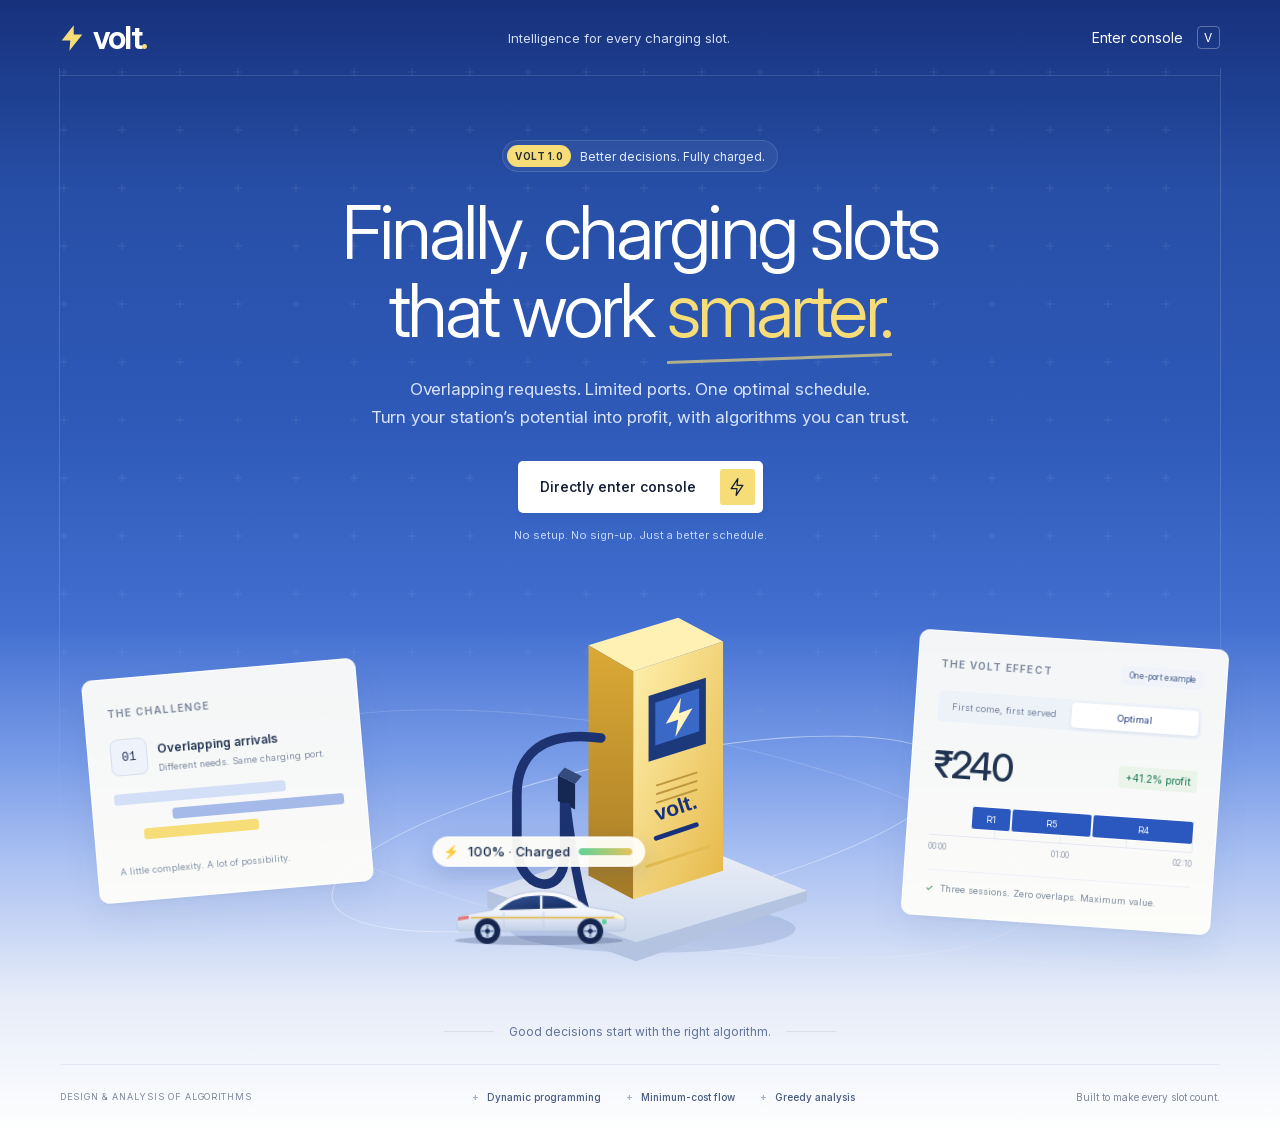
<file: static/index.html>
<!doctype html>
<html lang="en">
  <head>
    <meta charset="utf-8" />
    <meta name="viewport" content="width=device-width, initial-scale=1" />
    <meta
      name="description"
      content="Volt finds the most profitable charging schedule. Explore exact scheduling algorithms in a simple station console."
    />
    <meta name="theme-color" content="#17317c" />
    <title>Volt · Make every slot count</title>
    <link rel="icon" href="/static/favicon.svg" type="image/svg+xml" />
    <link rel="stylesheet" href="/static/style.css" />
    <script src="/static/landing.js" defer></script>
  </head>
  <body class="landing intro-ready">
    <a class="skip-link" href="#main">Skip to content</a>
    <div class="hero-backdrop" aria-hidden="true"></div>
    <header class="landing-nav wrap">
      <a href="/" class="brand" aria-label="Volt home"
        ><svg viewBox="0 0 28 32" aria-hidden="true">
          <path d="M16 1 2 19h10l-1 12L26 12H16z" /></svg
        >volt<span class="brand-period">.</span></a
      >
      <span class="nav-caption">Intelligence for every charging slot.</span>
      <a href="/console" class="nav-console"
        >Enter console <span class="keycap">V</span></a
      >
    </header>
    <main id="main" class="hero wrap">
      <div class="hero-copy">
        <span class="announcement"
          ><span>VOLT 1.0</span> Better decisions. Fully charged.</span
        >
        <h1>
          <span class="hero-line" id="hero-line-1">Finally, charging slots</span
          ><br /><span class="hero-line" id="hero-line-2"
            >that work <span class="hero-emphasis">smarter.</span></span
          >
        </h1>
        <p>
          Overlapping requests. Limited ports. One optimal schedule.<br
            class="desktop-break"
          />
          Turn your station’s potential into profit, with algorithms you can
          trust.
        </p>
        <a class="hero-cta" href="/console"
          >Directly enter console
          <span aria-hidden="true"
            ><svg viewBox="0 0 24 24">
              <path d="m13 2-8 12h7l-1 8 8-12h-7z" /></svg></span
        ></a>
        <div class="hero-note">
          No setup. No sign-up. Just a better schedule.
        </div>
      </div>
      <div class="hero-stage">
        <div class="orbit orbit-one" aria-hidden="true"></div>
        <div class="orbit orbit-two" aria-hidden="true"></div>
        <div class="floating-card demand-card">
          <span class="eyebrow">THE CHALLENGE</span>
          <div class="incoming-row">
            <span class="mini-car">01</span
            ><span
              ><strong>Overlapping arrivals</strong
              ><small>Different needs. Same charging port.</small></span
            >
          </div>
          <div class="request-stripes" aria-hidden="true">
            <i></i><i></i><i></i>
          </div>
          <span class="card-meta"
            >A little complexity. A lot of possibility.</span
          >
        </div>
        <svg
          class="charger-art"
          viewBox="0 0 440 430"
          role="img"
          aria-label="Illustrated Volt electric vehicle charging station"
        >
          <defs>
            <linearGradient id="charger-front" x2="1" y2="1">
              <stop stop-color="#fff1af" />
              <stop offset="1" stop-color="#e5b747" />
            </linearGradient>
            <linearGradient id="charger-side" x2="0" y2="1">
              <stop stop-color="#dba936" />
              <stop offset="1" stop-color="#a67b25" />
            </linearGradient>
            <linearGradient id="base" x2="0" y2="1">
              <stop stop-color="#f0f3f9" />
              <stop offset="1" stop-color="#c9d6ec" />
            </linearGradient>
          </defs>
          <ellipse
            cx="233"
            cy="372"
            rx="150"
            ry="25"
            fill="#17317c"
            opacity=".12"
          />
          <path d="m60 332 184-62 151 62-179 65z" fill="url(#base)" />
          <path d="m60 332 156 54 179-54v11l-179 63-156-56z" fill="#b4c3df" />
          <path d="m166 75 94-29 47 25-94 31z" fill="#fff1b4" />
          <path d="m166 75 47 27v239l-47-25z" fill="url(#charger-side)" />
          <path d="m213 102 94-31v240l-94 30z" fill="url(#charger-front)" />
          <path d="m229 128 60-19v69l-60 19z" fill="#1c397b" />
          <path class="charger-screen" d="m236 135 46-15v45l-46 15z" fill="#284c97" />
          <path class="charger-bolt" d="m263 130-16 27 13-4-3 18 18-30-14 5z" fill="#f6dd78" />
          <path
            d="m237 222 43-14m-43 23 43-14m-43 23 43-14"
            stroke="#bd963e"
            stroke-width="2"
          />
          <path
            d="m237 277 42-14"
            stroke="#17317c"
            stroke-width="5"
            stroke-linecap="round"
          />
          <path
            d="M179 172c-65-9-88 21-88 60v51c0 49 50 58 50 12v-75"
            fill="none"
            stroke="#1d3371"
            stroke-width="10"
            stroke-linecap="round"
          />
          <path d="m134 211 18 9v27l-18-9z" fill="#152853" />
          <path d="m134 211 7-8 18 9-7 8z" fill="#354b7b" />
          <path d="m226 307 68-22" stroke="#e3bc51" stroke-width="3" />
          <text
            x="238"
            y="259"
            transform="rotate(-18 238 259)"
            fill="#17317c"
            font-size="22"
            font-family="Arial, sans-serif"
            font-weight="700"
          >
            volt.
          </text>
        </svg>
        <div class="floating-card outcome-card">
          <div class="card-heading">
            <span class="eyebrow">THE VOLT EFFECT</span
            ><span class="pill">One-port example</span>
          </div>
          <div
            class="demo-tabs"
            role="group"
            aria-label="Compare demo schedules"
          >
            <button type="button" data-demo="fcfs" aria-pressed="false">
              First come, first served</button
            ><button
              class="active"
              type="button"
              data-demo="optimal"
              aria-pressed="true"
            >
              Optimal
            </button>
          </div>
          <div class="demo-profit">
            <strong id="demo-profit">₹240</strong
            ><span id="demo-gain">+41.2% profit</span>
          </div>
          <div
            class="mini-timeline"
            id="demo-timeline"
            aria-label="Optimal schedule"
          >
            <i style="left: 15.38%; width: 15.38%">R1</i
            ><i style="left: 30.76%; width: 30.76%">R5</i
            ><i style="left: 61.53%; width: 38.46%">R4</i>
          </div>
          <div class="timeline-labels">
            <span>00:00</span><span>01:00</span><span>02:10</span>
          </div>
          <div class="verified-line">
            <span aria-hidden="true">✓</span
            ><span id="demo-caption"
              >Three sessions. Zero overlaps. Maximum value.</span
            >
          </div>
        </div>
        <div class="stage-caption">
          <span class="caption-rule"></span>Good decisions start with the right
          algorithm.<span class="caption-rule"></span>
        </div>
      </div>
      <footer class="landing-footer">
        <span>DESIGN &amp; ANALYSIS OF ALGORITHMS</span>
        <div>
          <span>Dynamic programming</span><span>Minimum-cost flow</span
          ><span>Greedy analysis</span>
        </div>
        <span>Built to make every slot count.</span>
      </footer>
    </main>
  </body>
</html>
</file>
<file: static/style.css>
@font-face {
  font-family: Inter;
  src: url("inter.woff2") format("woff2");
  font-weight: 100 900;
  font-display: swap;
}
:root {
  --blue: #2b58bf;
  --deep: #17317c;
  --gold: #f6dd78;
  --ink: #172039;
  --muted: #67738a;
  --line: #e1e6f0;
  --surface: #fff;
  --good: #167454;
  --bad: #b64048;
  --radius: 16px;
  font-family: Inter, "Segoe UI", Arial, sans-serif;
  color: var(--ink);
  font-synthesis: none;
  font-size: 16px;
}
* {
  box-sizing: border-box;
}
body {
  margin: 0;
}
button,
input,
select {
  font: inherit;
}
button,
a,
input,
select {
  -webkit-tap-highlight-color: transparent;
}
button,
a {
  touch-action: manipulation;
}
button {
  cursor: pointer;
}
a {
  color: inherit;
  text-decoration: none;
}
button:disabled {
  cursor: wait;
  opacity: 0.55;
}
button:focus-visible,
a:focus-visible,
input:focus-visible,
select:focus-visible,
summary:focus-visible {
  outline: 3px solid #bc931c;
  outline-offset: 4px;
}
button {
  color: inherit;
}
svg {
  display: block;
}
h1,
h2,
h3,
p {
  margin: 0;
}
button,
input,
select {
  border-radius: 8px;
}
button {
  border: 0;
}
small {
  display: block;
}
strong {
  font-weight: 600;
}
.wrap {
  width: min(1160px, calc(100% - 64px));
  margin-inline: auto;
}
.skip-link {
  position: fixed;
  top: 10px;
  left: 10px;
  transform: translateY(-150%);
  background: white;
  color: var(--deep);
  padding: 14px;
  z-index: 200;
}
.skip-link:focus {
  transform: none;
}
.brand {
  display: inline-flex;
  align-items: center;
  gap: 9px;
  font-size: 32px;
  font-weight: 650;
  letter-spacing: -1.8px;
  line-height: 1;
}
.brand svg {
  width: 24px;
  height: 28px;
  fill: var(--gold);
}
.brand-period {
  color: var(--gold);
  margin-left: -9px;
}
.keycap {
  display: inline-grid;
  place-items: center;
  font-size: 12px;
  line-height: 1;
  width: 23px;
  height: 23px;
  border: 1px solid #ffffff4d;
  border-radius: 4px;
  margin-left: 14px;
}
.eyebrow {
  font-size: 11px;
  letter-spacing: 0.12em;
  font-weight: 650;
}
.pill {
  display: inline-flex;
  align-items: center;
  font-size: 11px;
  line-height: 1.4;
  padding: 4px 8px;
  border-radius: 5px;
  background: #eff3fb;
  color: #49628d;
  white-space: nowrap;
}
.landing {
  min-height: 100vh;
  background: #fff;
  color: #fff;
  position: relative;
  overflow-x: hidden;
}
.hero-backdrop {
  position: absolute;
  inset: 0 0 auto;
  height: 100%;
  max-height: 1150px;
  z-index: -2;
  background: linear-gradient(
    180deg,
    #17317c 0%,
    #274fa7 17%,
    #2f5ab9 38%,
    #426fd0 55%,
    #799ce8 67%,
    #abc1f2 76%,
    #e6ecf8 88%,
    #fff 100%
  );
}
.landing:before {
  content: "";
  position: absolute;
  z-index: -1;
  top: 68px;
  left: 50%;
  transform: translateX(-50%);
  width: min(1160px, calc(100% - 64px));
  height: 780px;
  border-left: 1px solid #ffffff25;
  border-right: 1px solid #ffffff25;
  background-image: url("data:image/svg+xml,%3Csvg xmlns='http://www.w3.org/2000/svg' width='58' height='58'%3E%3Cpath d='M4 0v8M0 4h8' stroke='%23fff' opacity='.09'/%3E%3C/svg%3E");
  mask-image: linear-gradient(#000 65%, transparent);
}
.landing-nav {
  height: 76px;
  display: flex;
  align-items: center;
  justify-content: space-between;
  border-bottom: 1px solid #ffffff20;
}
.nav-caption {
  color: #d1ddf7;
  font-size: 13px;
}
.nav-console {
  font-size: 14px;
  display: flex;
  align-items: center;
}
.hero-copy {
  text-align: center;
  padding-top: 64px;
  position: relative;
  z-index: 2;
  animation: appear 0.65s ease both;
}
.announcement {
  display: inline-flex;
  align-items: center;
  gap: 9px;
  font-size: 12px;
  background: #ffffff0d;
  border: 1px solid #ffffff20;
  border-radius: 30px;
  padding: 4px 12px 4px 4px;
  color: #e5edff;
}
.announcement > span {
  padding: 5px 8px;
  border-radius: 20px;
  background: var(--gold);
  color: #252a33;
  font-size: 10px;
  letter-spacing: 0.05em;
  font-weight: 650;
}
.hero h1 {
  font-size: clamp(42px, 5.8vw, 76px);
  line-height: 1.05;
  letter-spacing: -3.5px;
  font-weight: 350;
  margin: 22px -20px 0;
}
.hero-emphasis {
  color: var(--gold);
  position: relative;
}
.hero-emphasis:after {
  content: "";
  height: 3px;
  background: var(--gold);
  position: absolute;
  left: 0;
  right: 0;
  bottom: -5px;
  transform: rotate(-2deg);
  opacity: 0.65;
}
.hero-copy p {
  font-size: 17px;
  line-height: 1.65;
  color: #d8e4ff;
  margin: 25px auto 0;
  letter-spacing: -0.2px;
}
.hero-cta {
  display: inline-flex;
  align-items: center;
  gap: 24px;
  height: 52px;
  background: white;
  color: #172039;
  border-radius: 5px;
  padding: 7px 8px 7px 22px;
  font-size: 14px;
  font-weight: 550;
  margin-top: 30px;
  box-shadow: 0 3px 6px #102c6c12;
  transition:
    background 0.2s,
    transform 0.2s;
}
.hero-cta > span {
  background: var(--gold);
  display: grid;
  place-items: center;
  border-radius: 3px;
  width: 35px;
  height: 36px;
}
.hero-cta svg {
  height: 20px;
  width: 20px;
  fill: none;
  stroke: currentColor;
  stroke-width: 1.5;
  stroke-linejoin: round;
}
.hero-cta:hover {
  background: var(--gold);
  transform: translateY(-3px);
}
.hero-cta:hover > span {
  background: white;
}
.hero-note {
  font-size: 11px;
  color: #c5d7ff;
  margin-top: 15px;
}
.hero-stage {
  position: relative;
  height: 515px;
  margin-top: 7px;
  isolation: isolate;
}
.charger-art {
  width: 420px;
  height: 420px;
  position: absolute;
  left: 50%;
  top: 20px;
  transform: translateX(-50%);
}
.floating-card {
  background: #fffef9ee;
  color: #203351;
  border: 1px solid #fff;
  border-radius: 10px;
  box-shadow:
    0 15px 35px #213f7b13,
    0 2px 5px #163c7e09;
  position: absolute;
}
.demand-card {
  width: 275px;
  left: 30px;
  top: 120px;
  padding: 22px;
  transform: rotate(-5deg);
}
.floating-card .eyebrow {
  color: #7c889c;
  font-size: 10px;
}
.incoming-row {
  display: flex;
  gap: 10px;
  align-items: center;
  margin-top: 18px;
}
.mini-car {
  display: grid;
  place-items: center;
  width: 37px;
  height: 37px;
  border: 1px solid #d6deeb;
  border-radius: 8px;
  background: #edf2fb;
  font-family: monospace;
  font-size: 12px;
}
.incoming-row strong {
  font-size: 12px;
  white-space: nowrap;
}
.incoming-row small {
  font-size: 9px;
  margin-top: 5px;
  color: #7a879c;
}
.request-stripes {
  display: grid;
  gap: 7px;
  margin: 18px 0;
}
.request-stripes i {
  display: block;
  height: 11px;
  background: #d3dff6;
  width: 75%;
  border-radius: 3px;
}
.request-stripes i:nth-child(2) {
  margin-left: 25%;
  width: 75%;
  background: #a5bae8;
}
.request-stripes i:nth-child(3) {
  margin-left: 12%;
  width: 50%;
  background: var(--gold);
}
.card-meta {
  font-size: 9px;
  color: #8390a6;
}
.outcome-card {
  right: 0;
  top: 90px;
  width: 310px;
  padding: 22px;
  transform: rotate(4deg);
}
.card-heading {
  display: flex;
  align-items: center;
  justify-content: space-between;
  gap: 8px;
}
.card-heading .pill {
  font-size: 8px;
  background: #f0f3fa;
}
.demo-tabs {
  display: flex;
  gap: 3px;
  background: #edf1f8;
  padding: 3px;
  border-radius: 6px;
  margin-top: 18px;
}
.demo-tabs button {
  font-size: 9px;
  padding: 7px 8px;
  background: transparent;
  flex: 1;
  white-space: nowrap;
  color: #71809b;
  border-radius: 4px;
}
.demo-tabs button.active {
  background: #fff;
  color: #17317c;
  box-shadow: 0 2px 4px #142e5e0d;
}
.demo-profit {
  display: flex;
  align-items: center;
  justify-content: space-between;
  margin: 20px 0 17px;
}
.demo-profit strong {
  font-size: 37px;
  letter-spacing: -1.5px;
  font-weight: 500;
}
.demo-profit > span {
  font-size: 10px;
  color: #167454;
  background: #eaf4e9;
  padding: 5px 7px;
  border-radius: 4px;
}
.mini-timeline {
  height: 32px;
  position: relative;
  border-bottom: 1px solid #e3e7f1;
  background: repeating-linear-gradient(
    90deg,
    transparent,
    transparent calc(25% - 1px),
    #e8ecf4 calc(25% - 1px),
    #e8ecf4 25%
  );
}
.mini-timeline i {
  height: 24px;
  background: var(--blue);
  color: white;
  font-size: 9px;
  display: grid;
  place-items: center;
  border: 1px solid #fff;
  font-style: normal;
  position: absolute;
  top: 0;
  border-radius: 3px;
  transition:
    left 0.25s,
    width 0.25s;
}
.timeline-labels {
  display: flex;
  justify-content: space-between;
  font-size: 8px;
  color: #98a0b1;
  margin-top: 6px;
}
.verified-line {
  display: flex;
  gap: 7px;
  border-top: 1px solid #edf0f7;
  margin-top: 18px;
  padding-top: 12px;
  font-size: 9px;
  color: #7a8799;
}
.verified-line > span:first-child {
  color: #167454;
}
.orbit {
  width: 630px;
  height: 150px;
  border: 1px solid #fff7;
  border-radius: 50%;
  position: absolute;
  left: 50%;
  top: 210px;
  transform: translateX(-50%) rotate(-12deg);
  z-index: -1;
}
.orbit-two {
  width: 800px;
  height: 210px;
  top: 180px;
  opacity: 0.35;
  transform: translateX(-50%) rotate(10deg);
}
.stage-caption {
  position: absolute;
  bottom: 25px;
  left: 0;
  right: 0;
  display: flex;
  justify-content: center;
  gap: 15px;
  align-items: center;
  font-size: 12px;
  color: #62749a;
}
.caption-rule {
  width: 50px;
  height: 1px;
  background: #8e9fb433;
}
.landing-footer {
  display: flex;
  justify-content: space-between;
  gap: 20px;
  border-top: 1px solid #e4e8f1;
  color: #7e8798;
  padding: 26px 0 30px;
  font-size: 10px;
}
.landing-footer > span:first-child {
  font-size: 9px;
  letter-spacing: 0.08em;
}
.landing-footer > div {
  display: flex;
  gap: 25px;
  color: #475a7e;
  font-weight: 500;
}
.landing-footer > div span:before {
  content: "+";
  color: #9caccc;
  margin-right: 8px;
}
@keyframes appear {
  from {
    opacity: 0;
    transform: translateY(12px);
  }
  to {
    opacity: 1;
    transform: translateY(0);
  }
}
@media (min-width: 1600px) {
  .hero-copy {
    padding-top: 82px;
  }
  .hero-stage {
    margin-top: 30px;
  }
}
@media (max-width: 1000px) {
  .hero h1 {
    font-size: 64px;
  }
  .demand-card {
    left: -10px;
    width: 240px;
    padding: 18px;
  }
  .outcome-card {
    right: -10px;
    width: 275px;
    padding: 18px;
  }
  .charger-art {
    width: 360px;
    top: 40px;
  }
  .nav-caption {
    display: none;
  }
  .landing-footer > span:last-child {
    display: none;
  }
  .landing-footer > div {
    gap: 14px;
  }
}
@media (max-width: 700px) {
  .wrap {
    width: calc(100% - 36px);
  }
  .landing:before {
    width: calc(100% - 36px);
  }
  .landing-nav {
    height: 68px;
  }
  .brand {
    font-size: 29px;
  }
  .hero-copy {
    padding-top: 45px;
  }
  .hero h1 {
    font-size: clamp(40px, 9vw, 60px);
    letter-spacing: -1.8px;
    margin-inline: 0;
  }
  .hero-copy p {
    font-size: 15px;
    max-width: 440px;
    line-height: 1.65;
  }
  .desktop-break {
    display: none;
  }
  .hero-note {
    font-size: 10px;
  }
  .hero-stage {
    height: 620px;
    margin-top: 0;
  }
  .charger-art {
    top: 0;
    width: 330px;
    height: 330px;
    left: 48%;
  }
  .demand-card {
    display: none;
  }
  .outcome-card {
    width: 300px;
    left: 50%;
    right: auto;
    top: 275px;
    transform: translateX(-50%) rotate(2deg);
  }
  .orbit {
    width: 390px;
    top: 150px;
  }
  .orbit-two {
    width: 450px;
    top: 130px;
  }
  .stage-caption {
    font-size: 10px;
    bottom: 25px;
    gap: 8px;
  }
  .caption-rule {
    width: 20px;
  }
  .landing-footer {
    flex-direction: column;
    align-items: center;
    padding-top: 20px;
    gap: 15px;
  }
  .landing-footer > div {
    font-size: 9px;
  }
  .hero-backdrop {
    max-height: 1100px;
  }
  .announcement {
    font-size: 10px;
  }
  .announcement > span {
    font-size: 9px;
  }
  .hero-cta {
    font-size: 14px;
  }
  .hero-copy p br {
    display: none;
  }
}
@media (prefers-reduced-motion: reduce) {
  *,
  *:before,
  *:after {
    animation: none !important;
    transition: none !important;
    scroll-behavior: auto !important;
  }
}

/* Landing intro: an EV unveils the headline, then parks and charges.
   Only transform, opacity and clip-path change, and every animation ends
   once the car is charged. */
.hero-line {
  display: inline-block;
}
.intro-ready .hero-line {
  clip-path: inset(-25% 100% -35% -6%);
  animation: line-fallback 0.6s 3.2s ease forwards;
}
.intro-ready #hero-line-2 {
  clip-path: inset(-25% -6% -35% 100%);
}
.intro-ready .hero-copy > p,
.intro-ready .hero-cta,
.intro-ready .hero-note {
  opacity: 0;
  animation: appear 0.6s 3.4s ease both;
}
.intro-done .hero-line,
.intro-done #hero-line-2 {
  clip-path: none;
  animation: none;
}
.intro-done .hero-copy > p,
.intro-done .hero-cta,
.intro-done .hero-note {
  opacity: 1;
  animation: appear-now 0.6s ease backwards;
}
.intro-done .hero-cta {
  animation-delay: 0.08s;
}
.intro-done .hero-note {
  animation-delay: 0.16s;
}
@keyframes line-fallback {
  to {
    clip-path: inset(-25% -6% -35% -6%);
  }
}
@keyframes appear-now {
  from {
    opacity: 0;
    transform: translateY(10px);
  }
  to {
    opacity: 1;
    transform: none;
  }
}
.intro-car {
  position: absolute;
  left: 0;
  top: 0;
  z-index: 6;
  width: 160px;
  height: 56px;
  padding: 0;
  border: 0;
  background: none;
  cursor: pointer;
  transform-origin: 0 0;
  will-change: transform;
}
.intro-car svg {
  width: 160px;
  height: 56px;
  display: block;
  overflow: visible;
  transition: transform 0.2s ease;
}
.intro-car:hover svg,
.intro-car:focus-visible svg {
  transform: translateY(-2px);
}
.intro-car:focus-visible {
  outline: 2px solid var(--gold);
  outline-offset: 4px;
  border-radius: 10px;
}
.intro-car .wheel {
  transform-box: fill-box;
  transform-origin: center;
}
.intro-car.driving .wheel {
  animation: wheel-spin 0.45s linear infinite;
}
.intro-car .beam {
  opacity: 0;
  transition: opacity 0.25s;
}
.intro-car.driving .beam,
.intro-car:hover .beam {
  opacity: 0.85;
}
.intro-car .charge-port {
  fill: #9fb3d6;
  transition: fill 0.3s;
}
.intro-car.charging .charge-port,
.intro-car.charged .charge-port {
  fill: #5fd39a;
}
@keyframes wheel-spin {
  to {
    transform: rotate(360deg);
  }
}
.charge-hud {
  position: absolute;
  left: 50%;
  bottom: calc(100% + 10px);
  transform: translateX(-50%);
  display: flex;
  align-items: center;
  gap: 7px;
  padding: 5px 10px 5px 8px;
  border-radius: 20px;
  background: #fffef9f2;
  color: #203351;
  border: 1px solid #fff;
  box-shadow: 0 8px 20px #17317c26;
  font-size: 11px;
  font-weight: 550;
  white-space: nowrap;
  opacity: 0;
  pointer-events: none;
  transition: opacity 0.3s;
}
.intro-car.charging .charge-hud,
.intro-car.charged .charge-hud {
  opacity: 1;
}
.charge-hud b {
  color: #c79a2c;
  font-weight: 700;
}
.charge-meter {
  width: 46px;
  height: 6px;
  border-radius: 6px;
  background: #e3eaf6;
  overflow: hidden;
}
.charge-meter i {
  display: block;
  height: 100%;
  width: 100%;
  border-radius: 6px;
  background: linear-gradient(90deg, #5fd39a, #e8c25a);
  transform-origin: left;
  transform: scaleX(var(--charge, 0));
}
.intro-cable {
  position: absolute;
  left: 0;
  top: 0;
  z-index: 5;
  overflow: visible;
  pointer-events: none;
}
.intro-cable path {
  fill: none;
  stroke: #1d3371;
  stroke-width: 6;
  stroke-linecap: round;
}
.charger-art .charger-screen,
.charger-art .charger-bolt {
  transition: fill 0.4s;
}
.charger-art.charging .charger-screen {
  fill: #3a68c6;
}
.charger-art.charging .charger-bolt {
  fill: #fff4bd;
  animation: bolt-pulse 0.7s ease-in-out 3 alternate;
}
@keyframes bolt-pulse {
  to {
    opacity: 0.55;
  }
}

/* Floating cards: a slow drift plus a gentle tilt towards the cursor. */
.floating-card {
  --rx: 0deg;
  --ry: 0deg;
  transition:
    transform 0.35s ease,
    box-shadow 0.35s ease,
    scale 0.35s ease;
  animation: card-drift 7s ease-in-out infinite alternate;
}
.outcome-card {
  animation-duration: 8s;
  animation-delay: -3s;
}
.demand-card {
  transform: perspective(900px) rotateX(var(--rx)) rotateY(var(--ry))
    rotate(-5deg);
}
.outcome-card {
  transform: perspective(900px) rotateX(var(--rx)) rotateY(var(--ry))
    rotate(4deg);
}
.floating-card:hover {
  scale: 1.025;
  box-shadow:
    0 24px 50px #213f7b24,
    0 3px 8px #163c7e10;
}
.floating-card.tilting {
  transition:
    box-shadow 0.35s ease,
    scale 0.35s ease;
}
@keyframes card-drift {
  from {
    translate: 0 0;
  }
  to {
    translate: 0 -9px;
  }
}
@media (max-width: 700px) {
  .outcome-card {
    transform: translateX(-50%) perspective(900px) rotateX(var(--rx))
      rotateY(var(--ry)) rotate(2deg);
  }
}
@media (prefers-reduced-motion: reduce) {
  .intro-ready .hero-line,
  .intro-ready #hero-line-2 {
    clip-path: none;
  }
  .intro-ready .hero-copy > p,
  .intro-ready .hero-cta,
  .intro-ready .hero-note {
    opacity: 1;
  }
}
</file>
